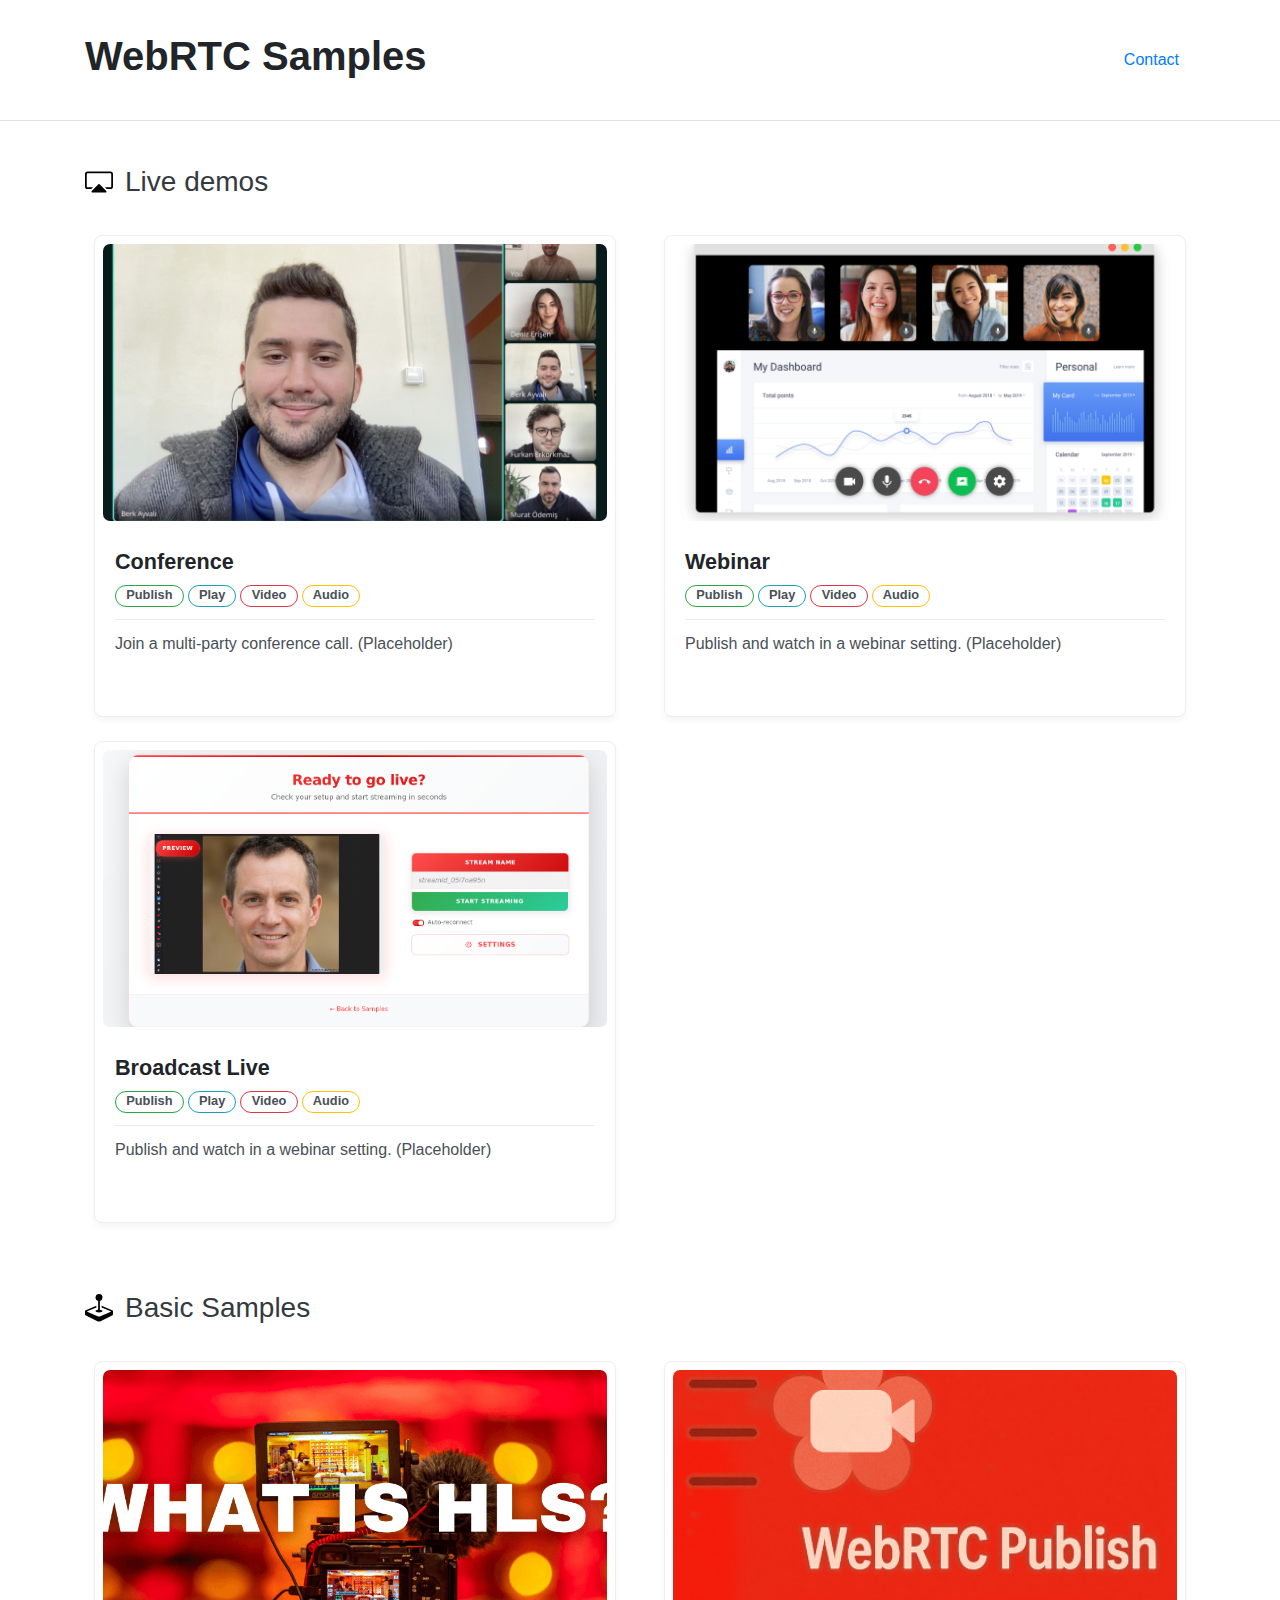
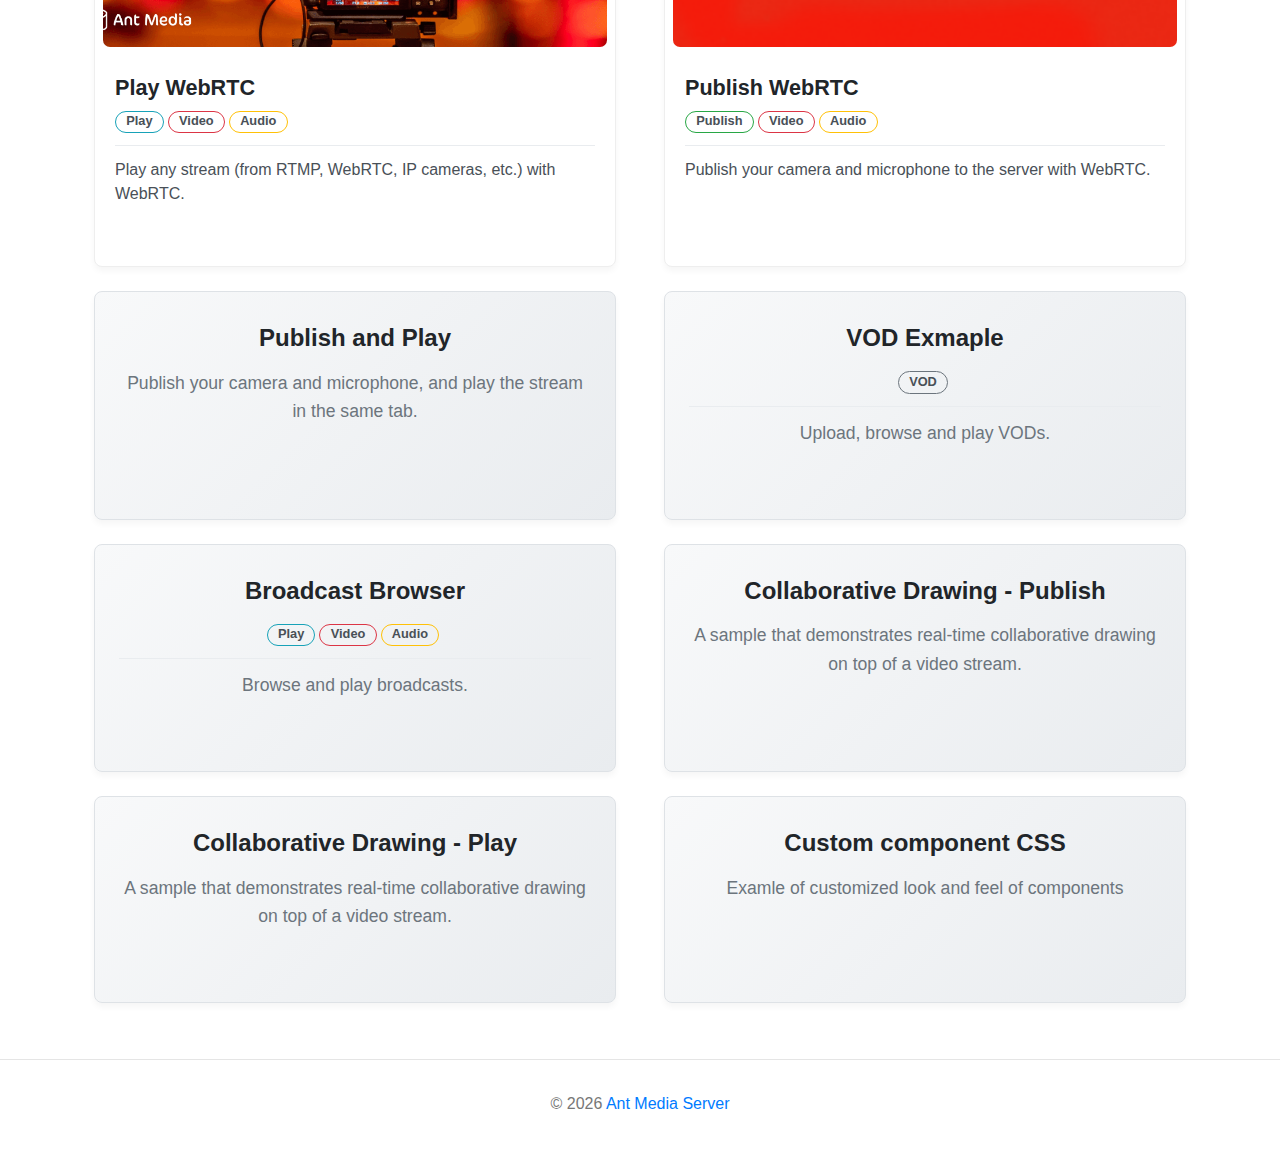
<file: index.html>
<!DOCTYPE html>
<html lang="en">
<head>
    <meta charset="UTF-8">
    <meta name="viewport" content="width=device-width, initial-scale=1.0">
    <title>Ant Media Server - Samples</title>
    <link rel="stylesheet" href="css/external/bootstrap4/bootstrap.min.css">
    <link rel="stylesheet" href="css/sample-home-card.css">

    <style>
        body {
            background-color: #FFFFFF;
            font-family: -apple-system, BlinkMacSystemFont, "Segoe UI", Roboto, "Helvetica Neue", Arial, sans-serif;
        }

        .header {
            padding: 2rem 0;
            border-bottom: 1px solid #dee2e6;
            margin-bottom: 2rem;
            background-color: white;
        }

        .header h1 {
            font-weight: 600;
        }

        .category-header {
            display: flex;
            align-items: center;
            gap: 0.75rem;
            margin-top: 2.5rem;
            margin-bottom: 1.5rem;
            font-size: 1.75rem;
            font-weight: 500;
            padding-bottom: 0.5rem;
            color: #343a40;
        }

        .category-header img {
            width: 28px;
            height: 28px;
        }
        
        .footer {
            padding: 2rem 0;
            margin-top: 2rem;
            border-top: 1px solid #e5e5e5;
            color: #777;
        }
    </style>
</head>
<body>
<div class="header">
    <div class="container">
        <div class="row align-items-center">
            <div class="col">
                <h1>WebRTC Samples</h1>
            </div>
            <div class="col-auto">
                <ul class="nav">
                    <li class="nav-item"><a href="http://antmedia.io" target="_blank" class="nav-link">Contact</a></li>
                </ul>
            </div>
        </div>
    </div>
</div>

<div id="samples-list-container" class="container">
    <!-- dynamic content injected here -->
</div>

<footer class="footer text-center">
    <p>&copy; 2026 <a href="http://antmedia.io" target="_blank">Ant Media Server</a></p>
</footer>

<script type="module">
    import { samples } from './js/samples-list.js';

    document.addEventListener("DOMContentLoaded", function () {
        const container = document.getElementById('samples-list-container');
        if (typeof samples === 'undefined' || samples.length === 0) {
            container.innerHTML = '<p>No samples found.</p>';
            return;
        }

        const groupedSamples = samples.reduce((acc, sample) => {
            const categoryId = sample.category.id;
            if (!acc[categoryId]) {
                acc[categoryId] = {
                    ...sample.category,
                    samples: []
                };
            }
            acc[categoryId].samples.push(sample);
            return acc;
        }, {});

        for (const categoryId in groupedSamples) {
            const category = groupedSamples[categoryId];

            const categoryHeader = document.createElement('div');
            categoryHeader.className = 'category-header';
            categoryHeader.innerHTML = `<img src="${category.icon}" alt=""> ${category.title}`;
            container.appendChild(categoryHeader);

            const row = document.createElement('div');
            row.className = 'row';
            container.appendChild(row);

            category.samples.forEach(sample => {
                const col = document.createElement('div');
                col.className = 'col-lg-6 col-md-6 mb-4 px-4';
                const sampleCard = sample.homeCardFactory(sample);
                col.appendChild(sampleCard);
                row.appendChild(col);
            });
        }
        
        // Lazy load videos after page settles
        setTimeout(() => {
            const videos = document.querySelectorAll('video[data-src]');
            videos.forEach(video => {
                const source = video.querySelector('source');
                if (source && source.dataset.src) {
                    video.src = source.dataset.src;
                }
            });
        }, 1000); // Delay to ensure main content is loaded
    });
</script>
</body>
</html>
</file>
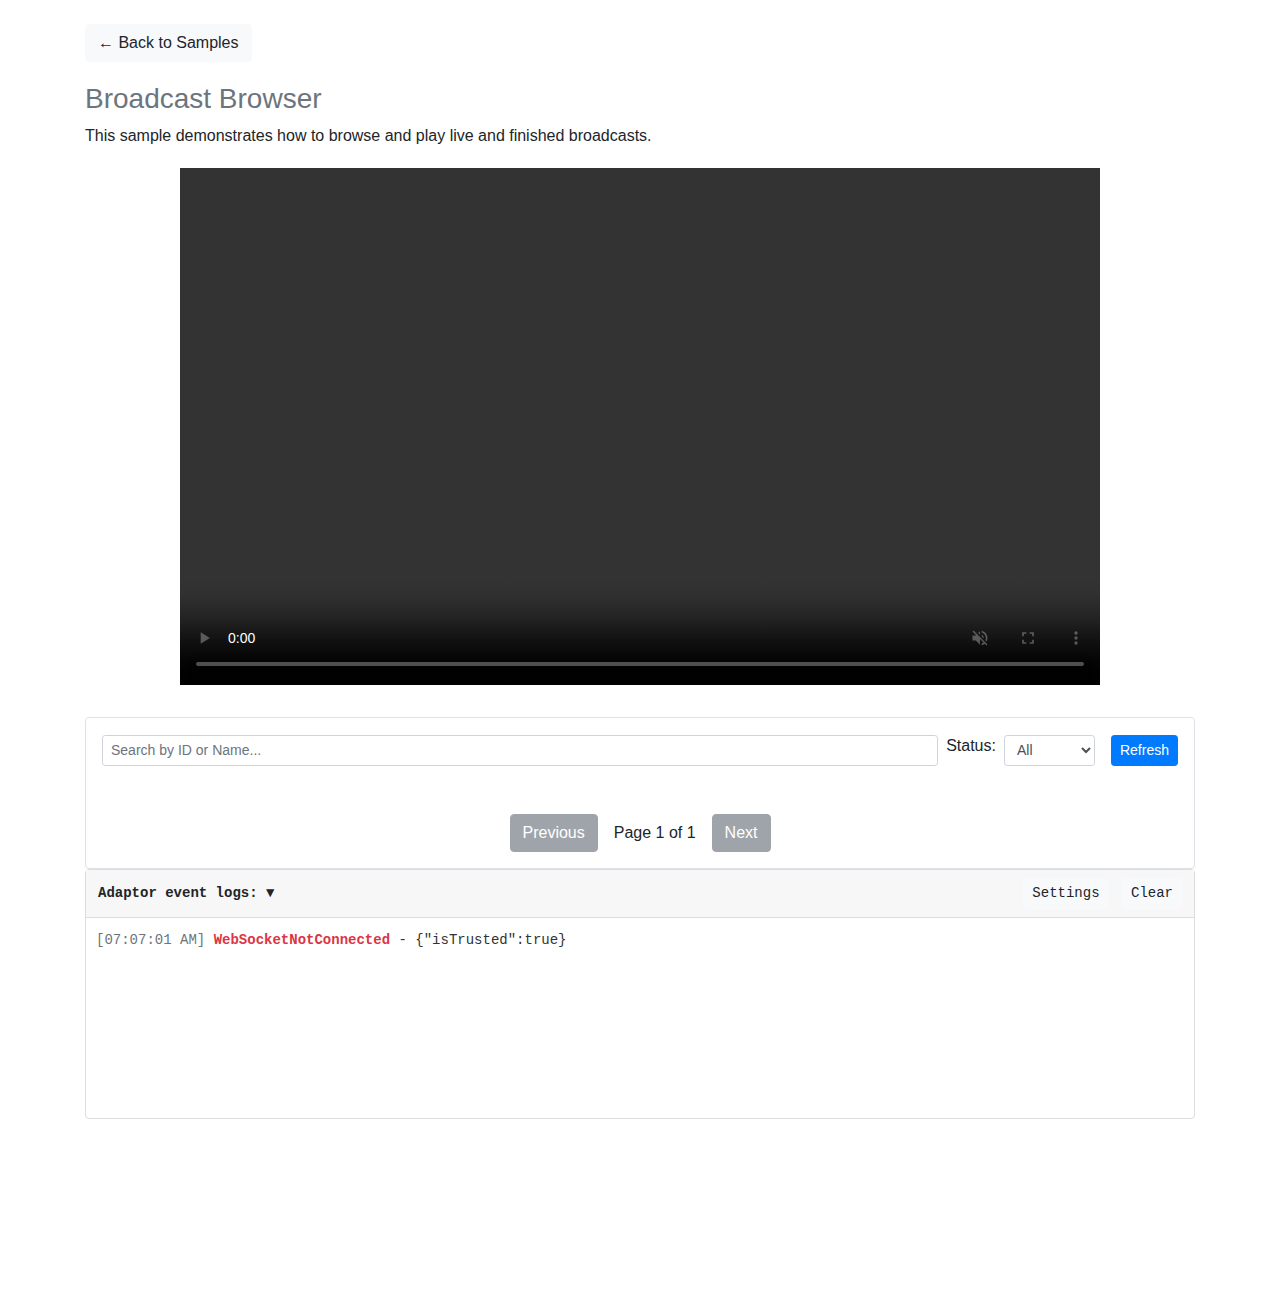
<file: samples/broadcast-browser.html>
<!DOCTYPE html>
<html lang="en">
<head>
    <meta charset="UTF-8">
    <meta name="viewport" content="width=device-width, initial-scale=1.0">
    <title>Broadcast Browser</title>
    <link rel="stylesheet" href="../../css/external/bootstrap4/bootstrap.min.css">
    <link rel="stylesheet" href="../css/samples.css">
</head>
<body>
    <div class="container mt-4">
        <div class="row">
            <div class="col">
                <a href="../index.html" target="_top" class="btn btn-light back-button">← Back to Samples</a>
            </div>
        </div>
        <div class="header clearfix">
            <h3 class="text-muted">Broadcast Browser</h3>
            <p>This sample demonstrates how to browse and play live and finished broadcasts.</p>
        </div>

        <div class="row mb-4">
            <div class="col-lg-10 mx-auto">
                <div class="embed-responsive embed-responsive-16by9">
                    <video-view id="video-player" show-controls="true"></video-view>
                </div>
                <h5 id="current-broadcast-name" class="mt-2 text-center"></h5>
            </div>
        </div>

        <broadcast-browser id="broadcast-browser"
            server-url=""
            page-size="12">
        </broadcast-browser>

        <msg-display id="msg-displayer" class="mt-3"></msg-display>

    </div>

    <script type="module">
        import { WebRTCAdaptor } from '../js/ant-sdk/webrtc_adaptor.js';
        import { BACKEND_URL } from '../js/samples-config.js';
        import { getWebSocketURL } from '../js/ant-sdk/utility.js';
        import '../components/broadcast-browser.js';
        import '../components/video-view.js';
        import '../components/msg-display.js';

        document.addEventListener('DOMContentLoaded', () => {
            const broadcastBrowser = document.getElementById('broadcast-browser');
            const videoPlayer = document.getElementById('video-player');
            const currentBroadcastName = document.getElementById('current-broadcast-name');
            const msgDisplayer = document.getElementById('msg-displayer');

            broadcastBrowser.setBackendUrl(BACKEND_URL.origin + BACKEND_URL.pathname);

            let currentStreamId = null;

            const adaptor = new WebRTCAdaptor({
                websocket_url: getWebSocketURL(BACKEND_URL),
                remoteVideoElement: videoPlayer.video,
                isPlayMode: true,
                dataChannelEnabled: true,
            });

            msgDisplayer.setup(adaptor);


            broadcastBrowser.addEventListener('broadcast-selected', (event) => {
                const broadcast = event.detail.broadcast;
                console.log('Broadcast Selected:', broadcast);

                // Stop any previous playback
                if(currentStreamId) {
                    adaptor.stop(currentStreamId);
                }

                videoPlayer.video.src = '';
                
                currentStreamId = broadcast.streamId;
                currentBroadcastName.innerHTML = currentStreamId;


                if (broadcast.status === 'broadcasting') {
                    adaptor.play(broadcast.streamId);
                    console.log('Playing broadcast:', broadcast.streamId);
                }

            });

            broadcastBrowser.addEventListener('error', (event) => {
                console.error('Broadcast Browser Error:', event.detail.message);
                alert(`Error from Broadcast Browser: ${event.detail.message}`);
            });
        });
    </script>
</body>
</html>
</file>
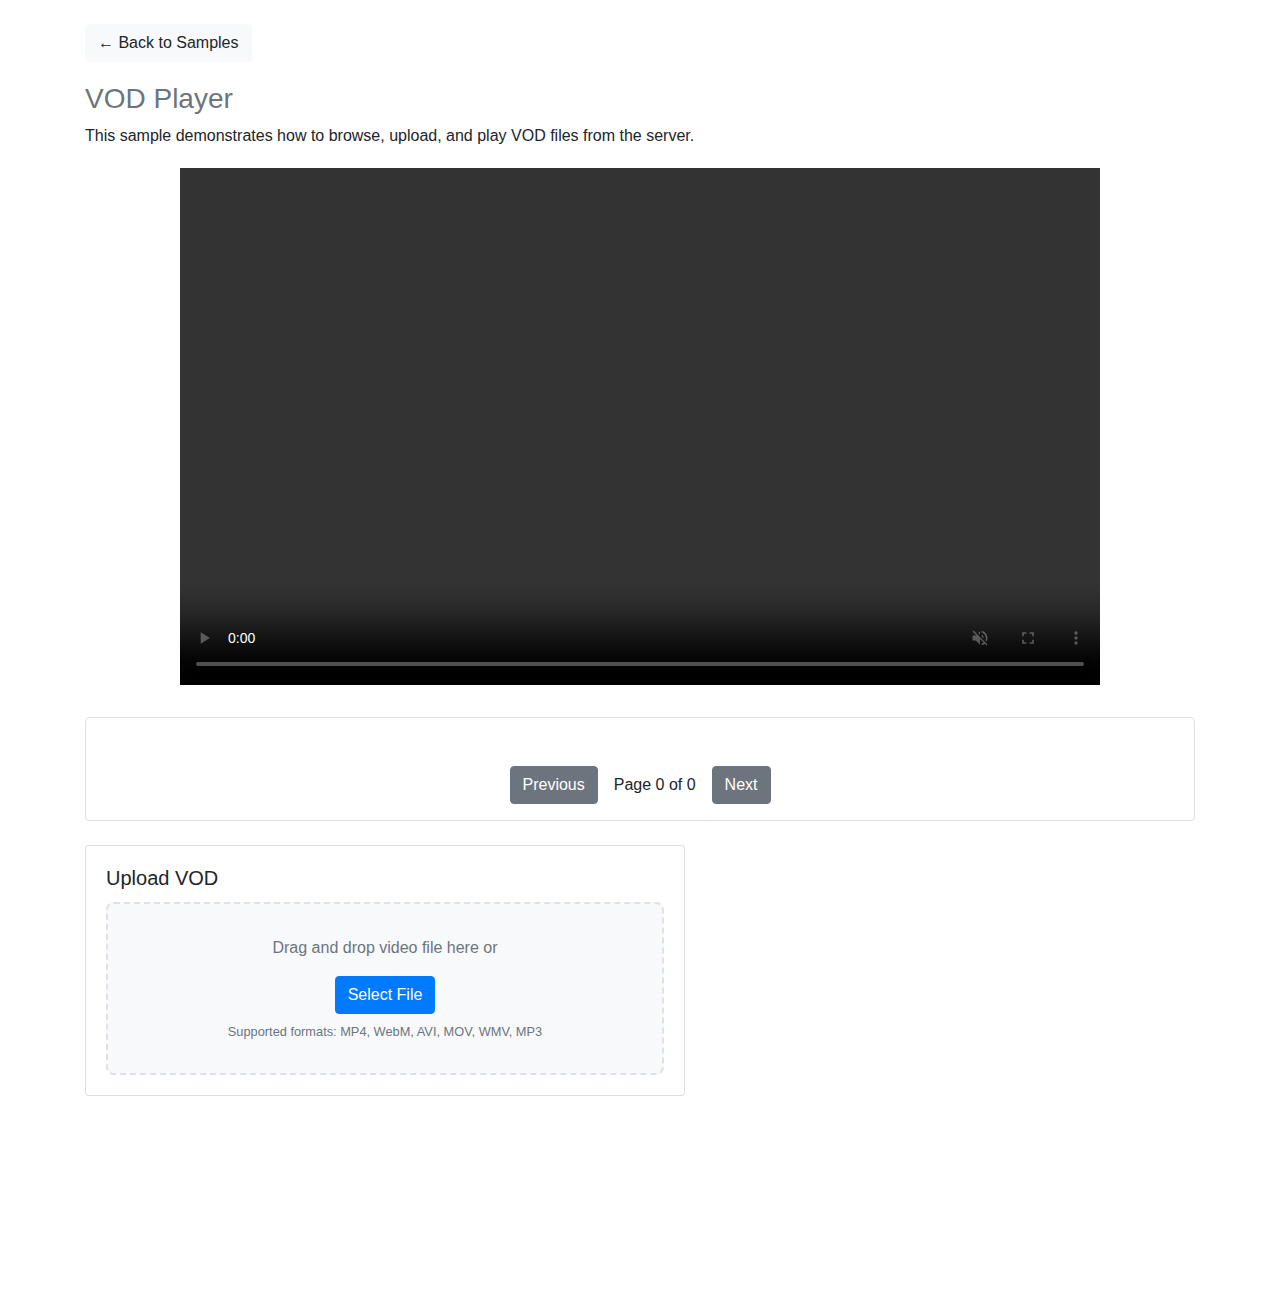
<file: samples/vod.html>
<!DOCTYPE html>
<html lang="en">
<head>
    <meta charset="UTF-8">
    <meta name="viewport" content="width=device-width, initial-scale=1.0">
    <title>VOD Player</title>
    <link rel="stylesheet" href="../../css/external/bootstrap4/bootstrap.min.css">
    <link rel="stylesheet" href="../css/samples.css">
</head>
<body>
    <div class="container mt-4">
        <div class="row">
            <div class="col">
                <a href="../index.html" target="_top" class="btn btn-light back-button">← Back to Samples</a>
            </div>
        </div>
        <div class="header clearfix">
            <h3 class="text-muted">VOD Player</h3>
            <p>This sample demonstrates how to browse, upload, and play VOD files from the server.</p>
        </div>

        <div class="row mb-4">
            <div class="col-lg-10 mx-auto">
                <div class="embed-responsive embed-responsive-16by9">
                    <video-view id="vod-player" show-controls="true"></video-view>
                </div>
                <h5 id="current-vod-name" class="mt-2 text-center"></h5>
            </div>
        </div>

        <vod-browser id="vod-browser"
            server-url=""
            page-size="12">
        </vod-browser>

        <div class="row mt-4 mb-4">
            <div class="col">
                <vod-uploader id="vod-uploader"
                    server-url=""
                    max-file-size="500MB">
                </vod-uploader>
            </div>
        </div>

    </div>

    <script type="module">
        import { BACKEND_URL } from '../js/samples-config.js';
        import '../components/vod-browser.js';
        import '../components/vod-uploader.js';
        import '../components/video-view.js';

        document.addEventListener('DOMContentLoaded', () => {
            const vodBrowser = document.getElementById('vod-browser');
            const vodUploader = document.getElementById('vod-uploader');
            const vodPlayer = document.getElementById('vod-player');
            const currentVodName = document.getElementById('current-vod-name');

            const serverUrl = BACKEND_URL.origin + BACKEND_URL.pathname;
            vodBrowser.setBackendUrl(serverUrl);
            vodUploader.setBackendUrl(serverUrl);

            vodBrowser.addEventListener('vod-selected', (event) => {
                const vod = event.detail.vod;
                console.log('VOD Selected:', vod);
                
                const vodUrl = `${serverUrl}/${vod.filePath}`;

                vodPlayer.video.src = vodUrl;
                vodPlayer.video.play().catch(error => {
                    console.error('Error playing VOD:', error);
                    alert('Failed to play the video. Please try again.');
                });

                currentVodName.textContent = vod.vodName;
            });

            vodBrowser.addEventListener('vod-deleted', (event) => {
                console.log('VOD Deleted:', event.detail.vod);
                if (currentVodName.textContent === event.detail.vod.vodName) {
                    currentVodName.textContent = '';
                    vodPlayer.video.src = '';
                }
            });

            vodUploader.addEventListener('vod-uploaded', (event) => {
                console.log('VOD Uploaded:', event.detail.vod);
                vodBrowser.refresh();
            });

            vodUploader.addEventListener('error', (event) => {
                console.error('Upload Error:', event.detail);
                alert(`Upload Failed: ${event.detail.message}`);
            });

            vodBrowser.addEventListener('error', (event) => {
                console.error('VOD Browser Error:', event.detail.message);
                alert(`Error from VOD Browser: ${event.detail.message}`);
            });
        });
    </script>
</body>
</html>
</file>
<file: css/sample-home-card.css>
/* See sample-home-card.js */

.sample-home-card {
    background-color: #fff;
    border: 1px solid #eee;
    border-radius: 8px;
    margin-bottom: 1.5rem;
    transition: all 0.3s ease-in-out;
    display: flex;
    flex-direction: column;
    text-decoration: none;
    color: inherit;
    height: 100%; /* Make card take full height of the column */
    box-shadow: 0 4px 6px rgba(0,0,0,0.04);
    overflow: hidden;
}

.sample-home-card:hover {
    transform: scale(1.02);
    box-shadow: 0 8px 20px rgba(0, 0, 0, 0.12);
    text-decoration: none;
    color: inherit;
    background-color: #f1f3f5;
}

.sample-home-card-media-container {
    position: relative;
    width: 100%;
    aspect-ratio: 16 / 9;
}

.sample-home-card-img,
.sample-home-card-video {
    position: absolute;
    top: 0;
    left: 0;
    width: 100%;
    height: 100%;
    object-fit: cover;
    border-radius: 15px;
    padding: 0.5rem;
    transition: all 0.3s ease-in-out;
}

.sample-home-card-video {
    opacity: 0;
}


.sample-home-card:hover .sample-home-card-img {
    padding: 0;
    border-radius: 8px 8px 0 0;
}

.sample-home-card:hover .sample-home-card-video {
    padding: 0;
    border-radius: 8px 8px 0 0;
}

.sample-home-card-body {
    padding: 1.25rem;
    flex-grow: 1;
    display: flex;
    flex-direction: column;
}

.sample-home-card-title {
    font-size: 1.35rem;
    font-weight: 600;
    margin-bottom: 0.5rem;
}

.sample-home-card-tags {
    margin-bottom: 0.75rem;
    border-bottom: 1px solid #e9ecef;
    padding-bottom: 0.75rem;
}

.sample-home-card-tag {
    display: inline-block;
    padding: 0.3em 0.8em;
    font-size: 0.8rem;
    font-weight: 600;
    line-height: 1;
    text-align: center;
    white-space: nowrap;
    vertical-align: baseline;
    border-radius: 50px;
    color: #495057;
    background-color: transparent;
    border: 1px solid;
}

.sample-home-card-description {
    font-size: 1rem;
    color: #495057;
    flex-grow: 1;
}

/* Styles for cards without images */
.sample-home-card-no-image {
    min-height: 180px;
    background: linear-gradient(135deg, #f8f9fa 0%, #e9ecef 100%);
    border: 1px solid #dee2e6;
    justify-content: center;
}

.sample-home-card-no-image:hover {
    background: linear-gradient(135deg, #e9ecef 0%, #dee2e6 100%);
    border-color: #adb5bd;
}

.sample-home-card-no-image .sample-home-card-body {
    padding: 2rem 1.5rem;
    justify-content: center;
    text-align: center;
}

.sample-home-card-no-image .sample-home-card-title {
    font-size: 1.5rem;
    margin-bottom: 1rem;
    color: #212529;
}

.sample-home-card-no-image .sample-home-card-description {
    font-size: 1.1rem;
    line-height: 1.6;
    color: #6c757d;
}
</file>
<file: css/samples.css>
/* Common CSS sheet for samples */

body {
    padding-bottom: 20vh;
}

.embed-responsive .embed-responsive-item,
video.embed-responsive-item {
    background-color: #f8f9fa; /* A light grey background */
    border: 1px solid #dee2e6; /* A subtle border */
    border-radius: .25rem;
}

audio {
    width: 100%;
    border: 1px solid #dee2e6;
    border-radius: 5px;
    background-color: #f8f9fa;
}

.header {
    margin-bottom: 20px;
}

.back-button {
    margin-bottom: 20px;
}
</file>
